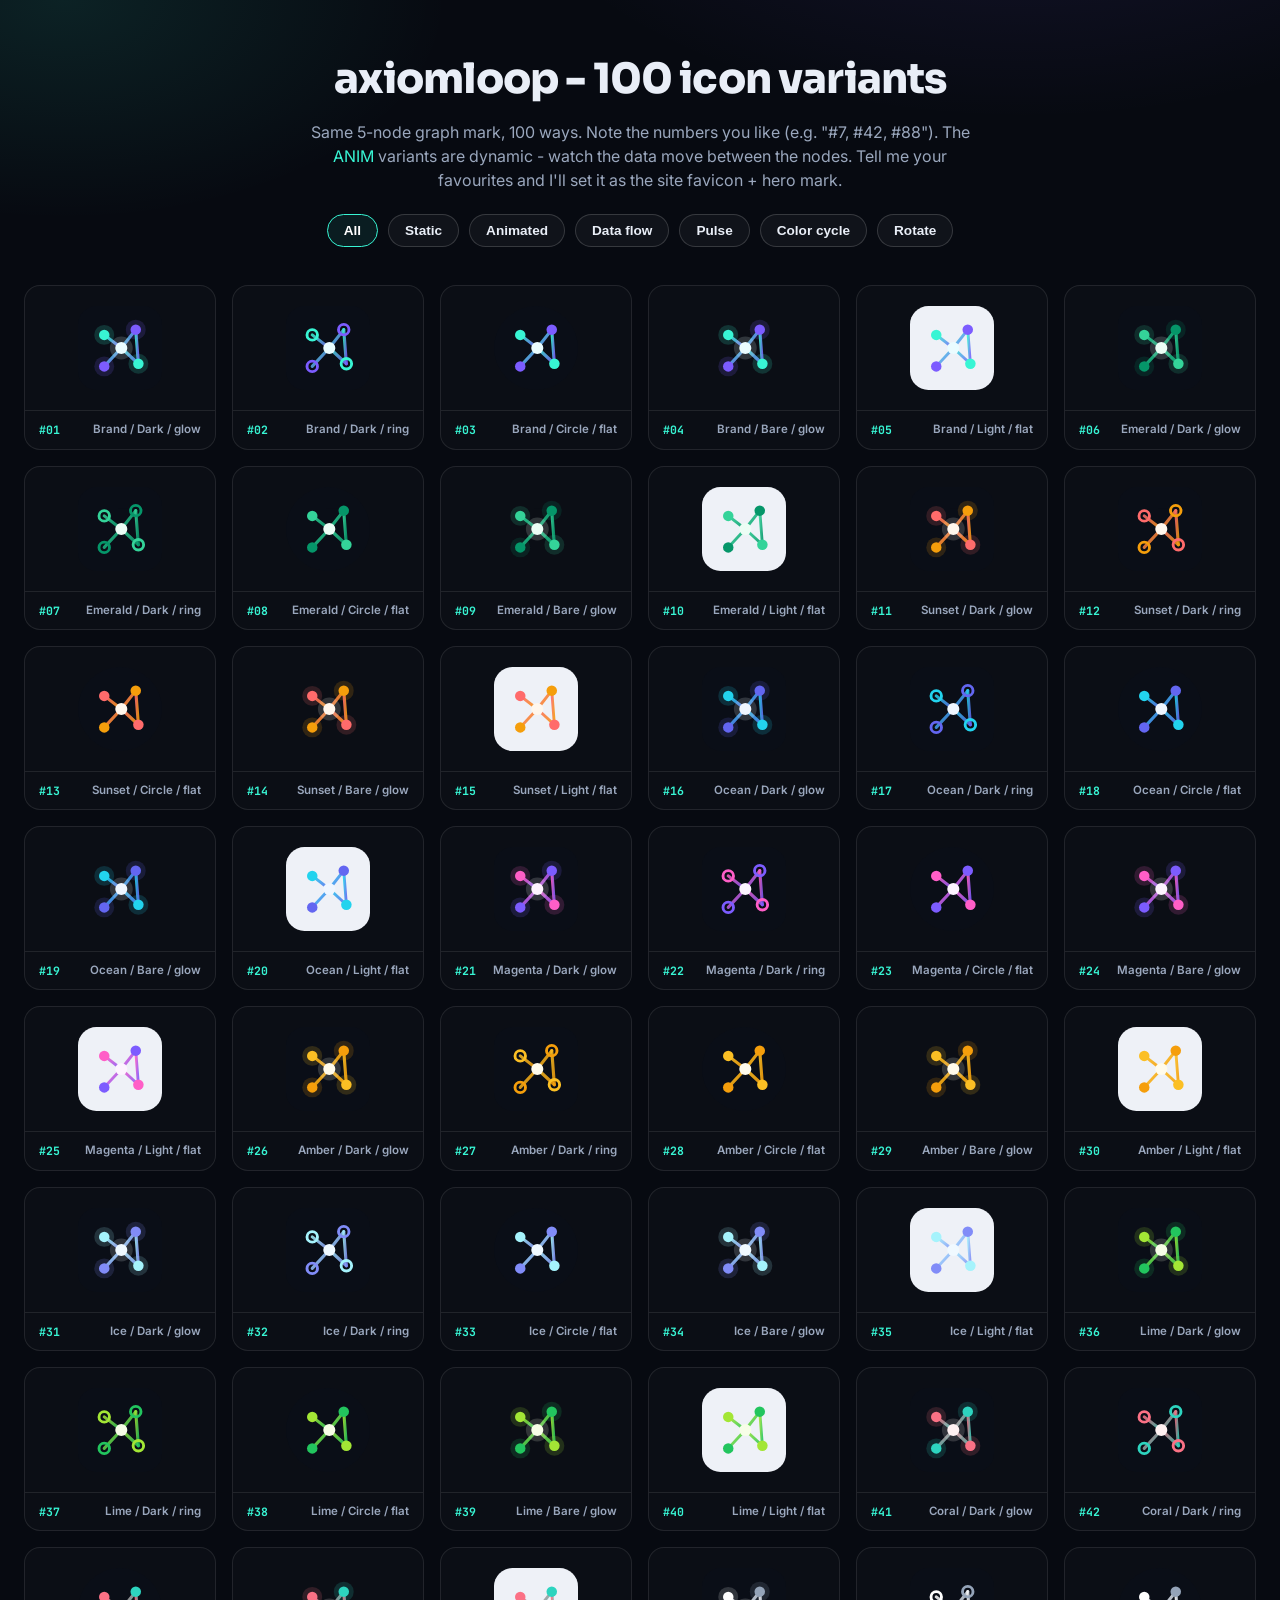
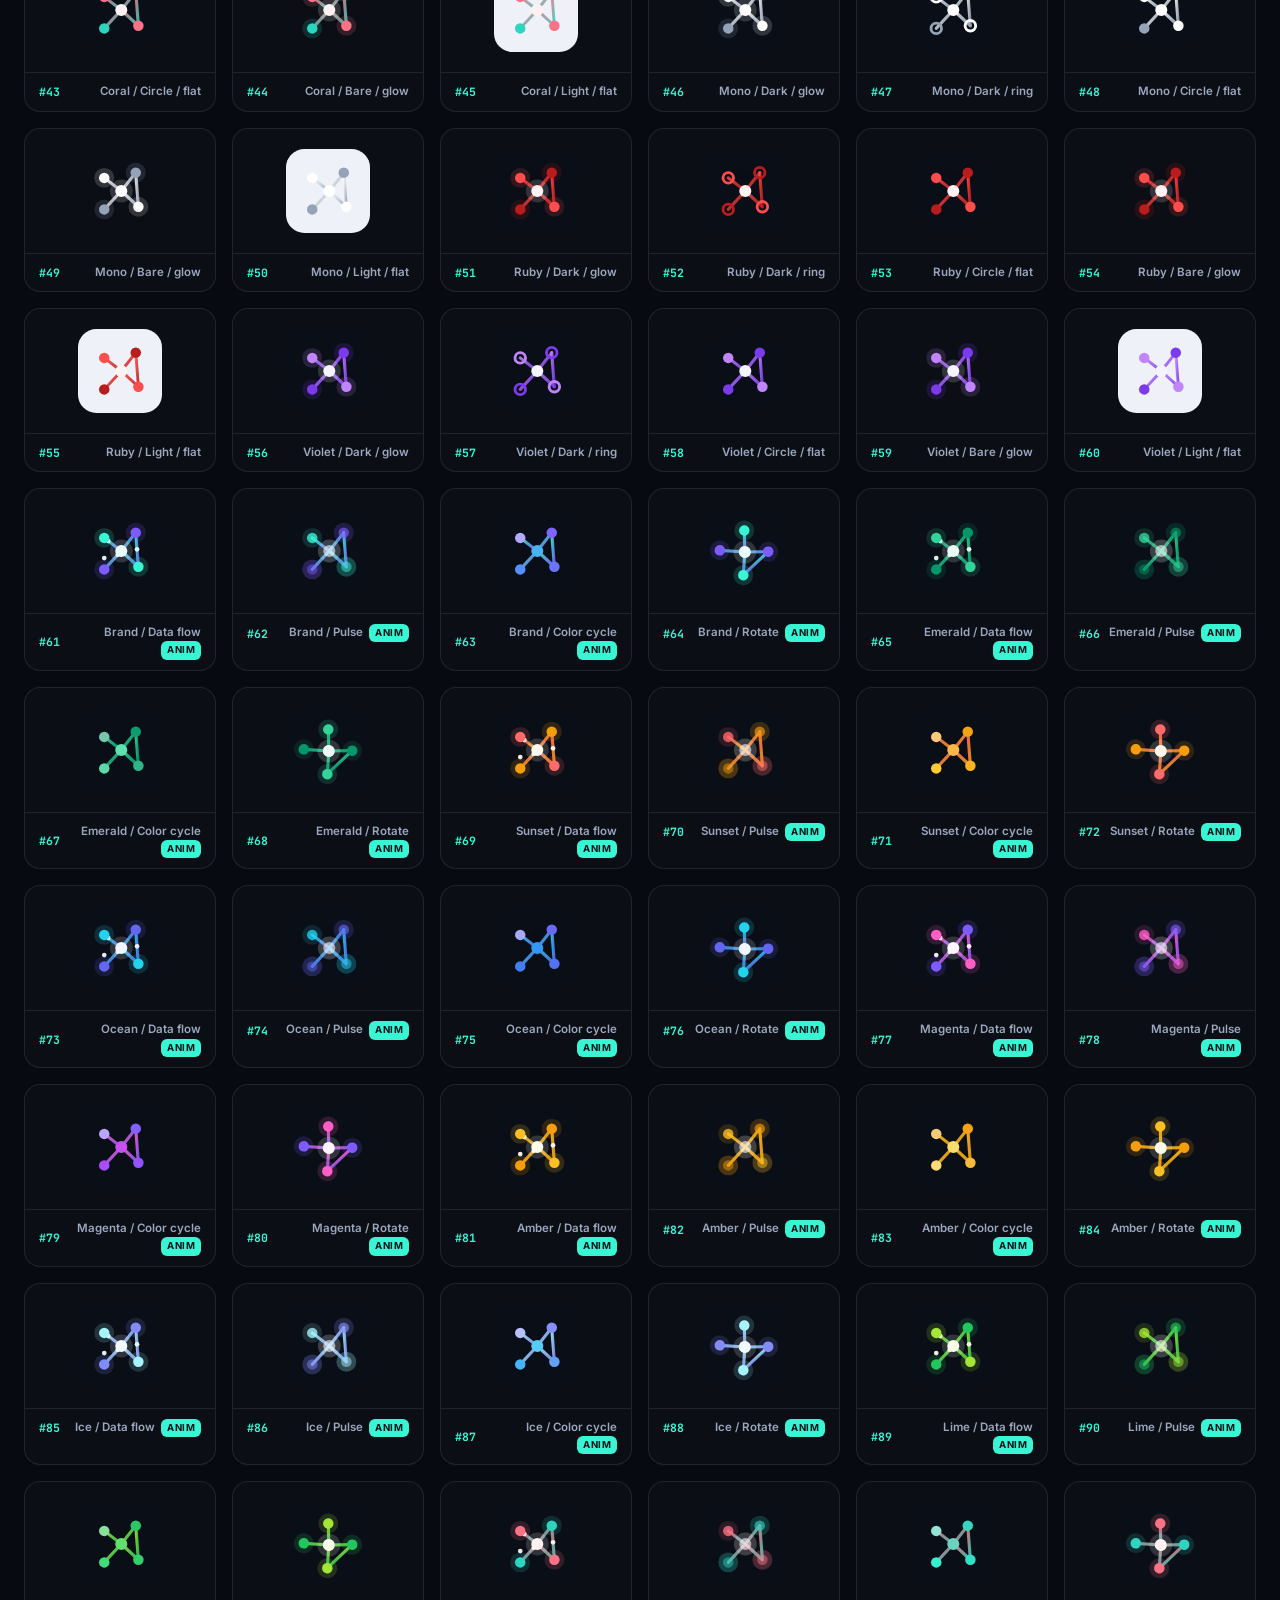
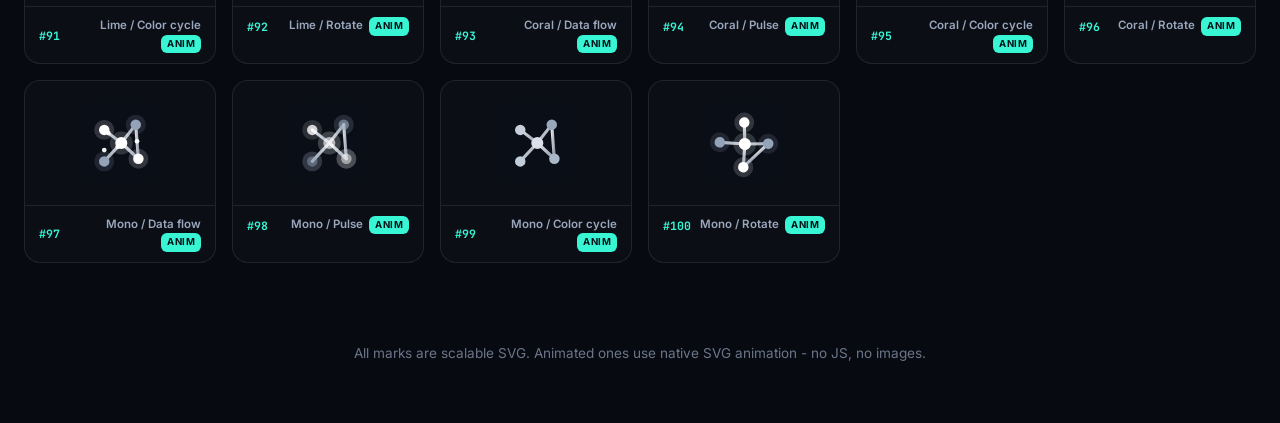
<file: icons.html>
<!DOCTYPE html>
<html lang="en">
<head>
  <meta charset="UTF-8" />
  <meta name="viewport" content="width=device-width, initial-scale=1.0" />
  <title>axiomloop - 100 icon variants</title>
  <link rel="icon" type="image/svg+xml" href="assets/img/favicon.svg" />
  <link rel="preconnect" href="https://fonts.googleapis.com" />
  <link rel="preconnect" href="https://fonts.gstatic.com" crossorigin />
  <link href="https://fonts.googleapis.com/css2?family=Inter:wght@400;500;600;700&family=Sora:wght@700;800&family=JetBrains+Mono:wght@600;700&display=swap" rel="stylesheet" />
  <style>
    :root{
      --bg:#070a11; --line:rgba(255,255,255,.09); --line2:rgba(255,255,255,.16);
      --text:#e9eef7; --mut:#9aa7bd; --dim:#6b7688; --cyan:#38f5d4;
    }
    *{box-sizing:border-box;margin:0;padding:0}
    body{background:var(--bg);color:var(--text);font-family:'Inter',system-ui,sans-serif;line-height:1.5;
      background-image:radial-gradient(900px 500px at 80% -5%,rgba(124,92,255,.14),transparent 60%),
        radial-gradient(700px 400px at 5% 0%,rgba(56,245,212,.10),transparent 55%);}
    header{padding:48px 24px 12px;max-width:1300px;margin:0 auto;text-align:center}
    h1{font-family:'Sora',sans-serif;font-weight:800;font-size:clamp(1.8rem,4vw,2.6rem);letter-spacing:-.02em}
    header p{color:var(--mut);margin-top:10px;max-width:660px;margin-inline:auto}
    .toolbar{display:flex;gap:10px;justify-content:center;flex-wrap:wrap;margin:22px 0 6px}
    .toolbar button{background:rgba(255,255,255,.04);color:var(--text);border:1px solid var(--line2);
      padding:8px 16px;border-radius:999px;font-size:.85rem;cursor:pointer;font-weight:600;transition:.25s}
    .toolbar button:hover,.toolbar button.active{border-color:var(--cyan);color:#fff;background:rgba(56,245,212,.08)}
    .grid{display:grid;grid-template-columns:repeat(auto-fill,minmax(170px,1fr));gap:16px;
      max-width:1300px;margin:20px auto 80px;padding:0 24px}
    .cell{border:1px solid var(--line);border-radius:16px;background:rgba(255,255,255,.02);
      overflow:hidden;transition:.3s;display:flex;flex-direction:column}
    .cell:hover{border-color:var(--line2);transform:translateY(-3px);background:rgba(255,255,255,.04)}
    .stage{min-height:120px;display:flex;align-items:center;justify-content:center;padding:20px}
    .stage svg{width:84px;height:84px;display:block}
    .meta{display:flex;justify-content:space-between;align-items:center;gap:8px;
      padding:10px 14px;border-top:1px solid var(--line);font-size:.72rem;color:var(--dim)}
    .num{font-family:'JetBrains Mono',monospace;color:var(--cyan);font-weight:700}
    .lab{color:var(--mut);font-weight:600;text-align:right}
    .badge{display:inline-block;font-size:.6rem;font-weight:700;text-transform:uppercase;letter-spacing:.05em;
      color:#04121a;background:var(--cyan);border-radius:6px;padding:2px 6px;margin-left:6px}
    footer{text-align:center;color:var(--dim);padding:0 24px 60px;font-size:.85rem}
  </style>
</head>
<body>
  <header>
    <h1>axiomloop - 100 icon variants</h1>
    <p>Same 5-node graph mark, 100 ways. Note the numbers you like (e.g. "#7, #42, #88").
       The <span style="color:var(--cyan)">ANIM</span> variants are dynamic - watch the data move
       between the nodes. Tell me your favourites and I'll set it as the site favicon + hero mark.</p>
    <div class="toolbar" id="toolbar">
      <button data-f="all" class="active">All</button>
      <button data-f="static">Static</button>
      <button data-f="animated">Animated</button>
      <button data-f="flow">Data flow</button>
      <button data-f="pulse">Pulse</button>
      <button data-f="colorcycle">Color cycle</button>
      <button data-f="rotate">Rotate</button>
    </div>
  </header>

  <div class="grid" id="grid"></div>
  <footer>All marks are scalable SVG. Animated ones use native SVG animation - no JS, no images.</footer>

  <script>
    // ---- Palettes: a & b = node colors, c = accent, mid = centre node ----
    const P = [
      {n:"Brand",   a:"#38f5d4", b:"#7c5cff", c:"#4d9bff", mid:"#eafcff"},
      {n:"Emerald", a:"#34d399", b:"#059669", c:"#6ee7b7", mid:"#ecfdf5"},
      {n:"Sunset",  a:"#ff6b6b", b:"#f59e0b", c:"#ffd43b", mid:"#fff7ed"},
      {n:"Ocean",   a:"#22d3ee", b:"#6366f1", c:"#3b82f6", mid:"#eff6ff"},
      {n:"Magenta", a:"#ff5ec7", b:"#7c5cff", c:"#b14bff", mid:"#fdf4ff"},
      {n:"Amber",   a:"#fbbf24", b:"#f59e0b", c:"#fde68a", mid:"#fffbeb"},
      {n:"Ice",     a:"#a5f3fc", b:"#818cf8", c:"#38bdf8", mid:"#f0f9ff"},
      {n:"Lime",    a:"#a3e635", b:"#22c55e", c:"#4ade80", mid:"#f7fee7"},
      {n:"Coral",   a:"#fb7185", b:"#2dd4bf", c:"#38f5d4", mid:"#fff1f2"},
      {n:"Mono",    a:"#ffffff", b:"#94a3b8", c:"#cbd5e1", mid:"#ffffff"},
      {n:"Ruby",    a:"#ff4d4d", b:"#b91c1c", c:"#ff8080", mid:"#fef2f2"},
      {n:"Violet",  a:"#c084fc", b:"#7c3aed", c:"#a855f7", mid:"#f5f3ff"},
    ];

    // ---- Geometry (matches the site favicon) ----
    const N = [[20,22],[44,18],[46,44],[20,46],[33,32]];   // 4 corners + centre
    const NR = [4,4,4,4,4.6];
    const E  = [[0,4],[1,4],[2,4],[3,4],[0,3],[1,2]];      // edges
    const nodeColor = (p,i) => [p.a,p.b,p.a,p.b,p.mid][i];

    function bgMarkup(bg){
      if(bg==="sq-dark")  return '<rect width="64" height="64" rx="14" fill="#0a0e17"/>';
      if(bg==="sq-black") return '<rect width="64" height="64" rx="14" fill="#05070c"/>';
      if(bg==="circle")   return '<circle cx="32" cy="32" r="32" fill="#0a0e17"/>';
      if(bg==="light")    return '<rect width="64" height="64" rx="14" fill="#eef1f7"/>';
      return ''; // none / transparent
    }

    function buildIcon(cfg, uid){
      const {p, bg, style, anim} = cfg;
      const gid = "g"+uid;
      let s = `<svg xmlns="http://www.w3.org/2000/svg" viewBox="0 0 64 64">`;
      s += `<defs><linearGradient id="${gid}" x1="0" y1="0" x2="1" y2="1">
              <stop offset="0" stop-color="${p.a}"/><stop offset="1" stop-color="${p.b}"/>
            </linearGradient></defs>`;
      s += bgMarkup(bg);

      const rotOpen = anim==="rotate"
        ? `<g><animateTransform attributeName="transform" type="rotate" from="0 32 32" to="360 32 32" dur="14s" repeatCount="indefinite"/>`
        : `<g>`;
      s += rotOpen;

      // edges
      const ew = (bg==="light") ? 2.2 : 2.4;
      const eo = (style==="ring") ? 0.85 : 0.9;
      E.forEach(([a,b]) => {
        s += `<line x1="${N[a][0]}" y1="${N[a][1]}" x2="${N[b][0]}" y2="${N[b][1]}"
                stroke="url(#${gid})" stroke-width="${ew}" opacity="${eo}" stroke-linecap="round"/>`;
      });

      // data-flow travelling dots
      if(anim==="flow"){
        E.forEach(([a,b],k) => {
          const [ax,ay]=N[a], [bx,by]=N[b];
          s += `<circle r="1.8" fill="${p.mid}" opacity="0.95">
                  <animateMotion dur="1.6s" begin="${(k*0.24).toFixed(2)}s" repeatCount="indefinite"
                    path="M ${ax} ${ay} L ${bx} ${by}"/>
                </circle>`;
        });
      }

      // nodes
      N.forEach(([x,y],i) => {
        const col = nodeColor(p,i);
        const r = NR[i];
        if(style==="glow"){
          const halo = `<circle cx="${x}" cy="${y}" r="${(r*1.9).toFixed(1)}" fill="${col}" opacity="0.16">`
            + (anim==="pulse" ? `<animate attributeName="opacity" values="0.05;0.3;0.05" dur="2.4s" begin="${(i*0.3).toFixed(2)}s" repeatCount="indefinite"/>` : ``)
            + `</circle>`;
          s += halo;
          s += `<circle cx="${x}" cy="${y}" r="${r}" fill="${col}">`
            + (anim==="pulse" ? `<animate attributeName="opacity" values="1;0.4;1" dur="2.4s" begin="${(i*0.3).toFixed(2)}s" repeatCount="indefinite"/>` : ``)
            + `</circle>`;
        } else if(style==="ring"){
          if(i===4){ s += `<circle cx="${x}" cy="${y}" r="${r}" fill="${col}"/>`; }
          else { s += `<circle cx="${x}" cy="${y}" r="${r}" fill="none" stroke="${col}" stroke-width="2.2"/>`; }
        } else { // flat
          s += `<circle cx="${x}" cy="${y}" r="${r}" fill="${col}">`
            + (anim==="colorcycle" ? `<animate attributeName="fill" values="${p.a};${p.c};${p.b};${p.mid};${p.a}" dur="3.2s" begin="${(i*0.35).toFixed(2)}s" repeatCount="indefinite"/>` : ``)
            + `</circle>`;
        }
      });

      s += `</g></svg>`;
      return s;
    }

    // ---- Build 100 configs: 60 static + 40 animated ----
    const items = [];
    const staticCombos = [
      {bg:"sq-dark", style:"glow", label:"Dark / glow"},
      {bg:"sq-dark", style:"ring", label:"Dark / ring"},
      {bg:"circle",  style:"flat", label:"Circle / flat"},
      {bg:"none",    style:"glow", label:"Bare / glow"},
      {bg:"light",   style:"flat", label:"Light / flat"},
    ];
    P.forEach(p => staticCombos.forEach(c =>
      items.push({p, bg:c.bg, style:c.style, anim:"none", tag:"static", label:`${p.n} / ${c.label}`})));

    const animCombos = [
      {anim:"flow",       bg:"sq-dark", style:"glow", label:"Data flow"},
      {anim:"pulse",      bg:"sq-dark", style:"glow", label:"Pulse"},
      {anim:"colorcycle", bg:"sq-dark", style:"flat", label:"Color cycle"},
      {anim:"rotate",     bg:"sq-dark", style:"glow", label:"Rotate"},
    ];
    P.slice(0,10).forEach(p => animCombos.forEach(a =>
      items.push({p, bg:a.bg, style:a.style, anim:a.anim, tag:"animated", label:`${p.n} / ${a.label}`})));

    // ---- Render ----
    const grid = document.getElementById("grid");
    items.forEach((cfg, i) => {
      const cell = document.createElement("div");
      cell.className = "cell";
      cell.dataset.tag = cfg.tag;
      cell.dataset.anim = cfg.anim;
      const badge = cfg.tag==="animated" ? '<span class="badge">anim</span>' : '';
      cell.innerHTML =
        `<div class="stage">${buildIcon(cfg, i)}</div>
         <div class="meta"><span class="num">#${String(i+1).padStart(2,"0")}</span>
         <span class="lab">${cfg.label}${badge}</span></div>`;
      grid.appendChild(cell);
    });

    // ---- Filters ----
    document.querySelectorAll("#toolbar [data-f]").forEach(btn=>{
      btn.addEventListener("click", ()=>{
        document.querySelectorAll("#toolbar [data-f]").forEach(b=>b.classList.remove("active"));
        btn.classList.add("active");
        const f = btn.dataset.f;
        document.querySelectorAll(".cell").forEach(c=>{
          let show = f==="all"
            || c.dataset.tag===f
            || c.dataset.anim===f;
          c.style.display = show ? "" : "none";
        });
      });
    });
  </script>
</body>
</html>
</file>
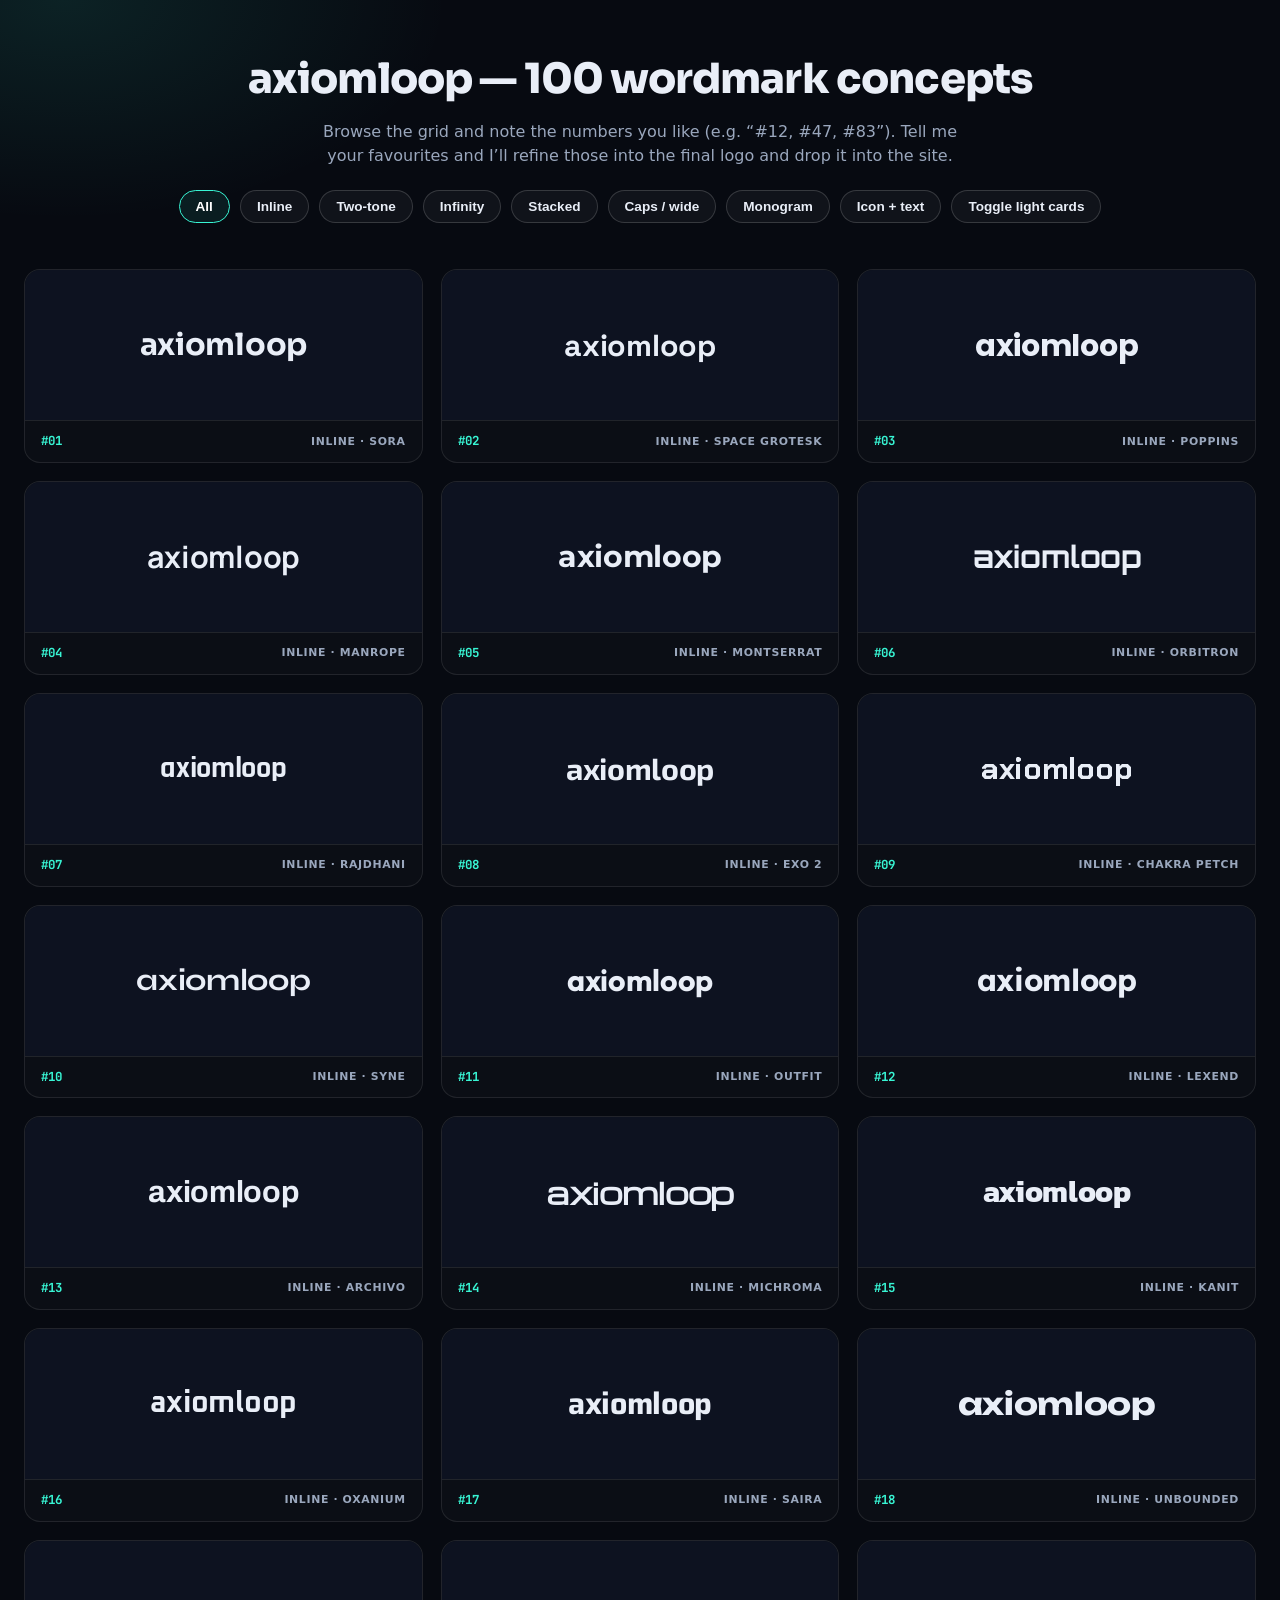
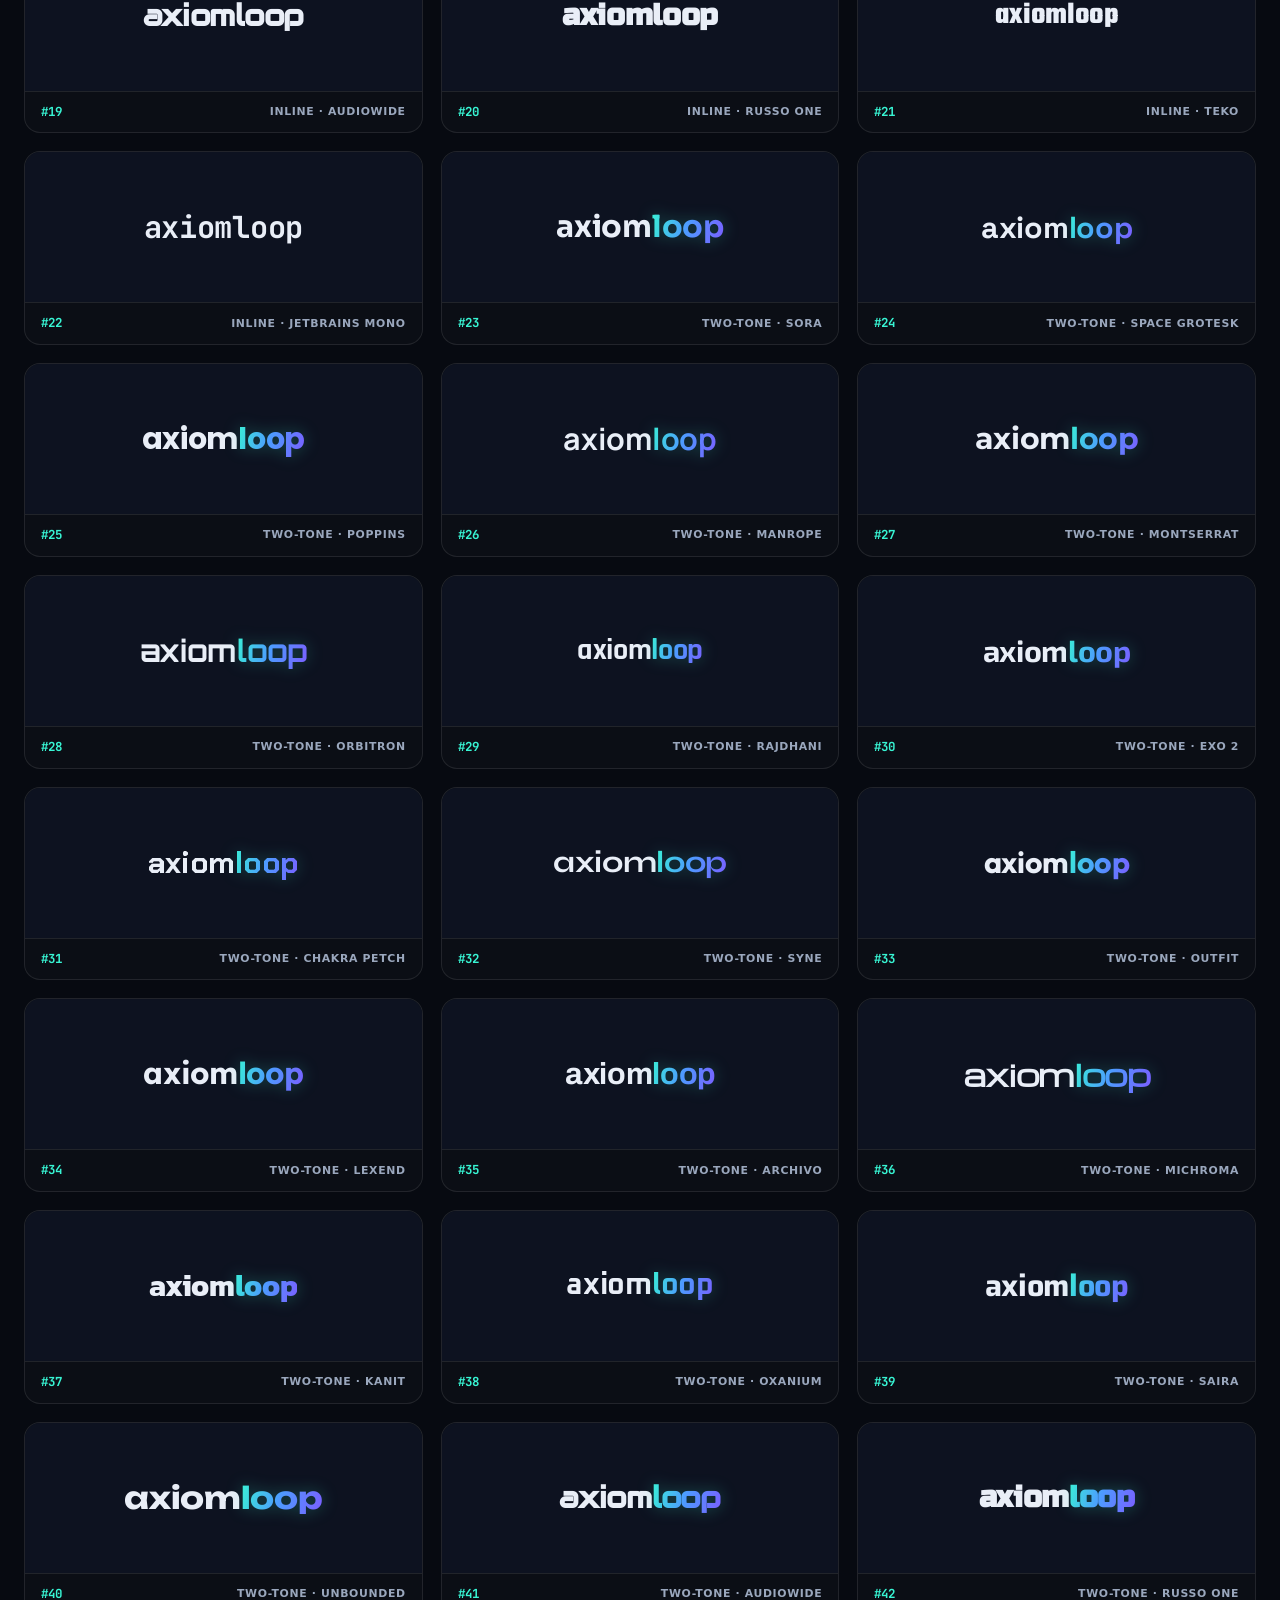
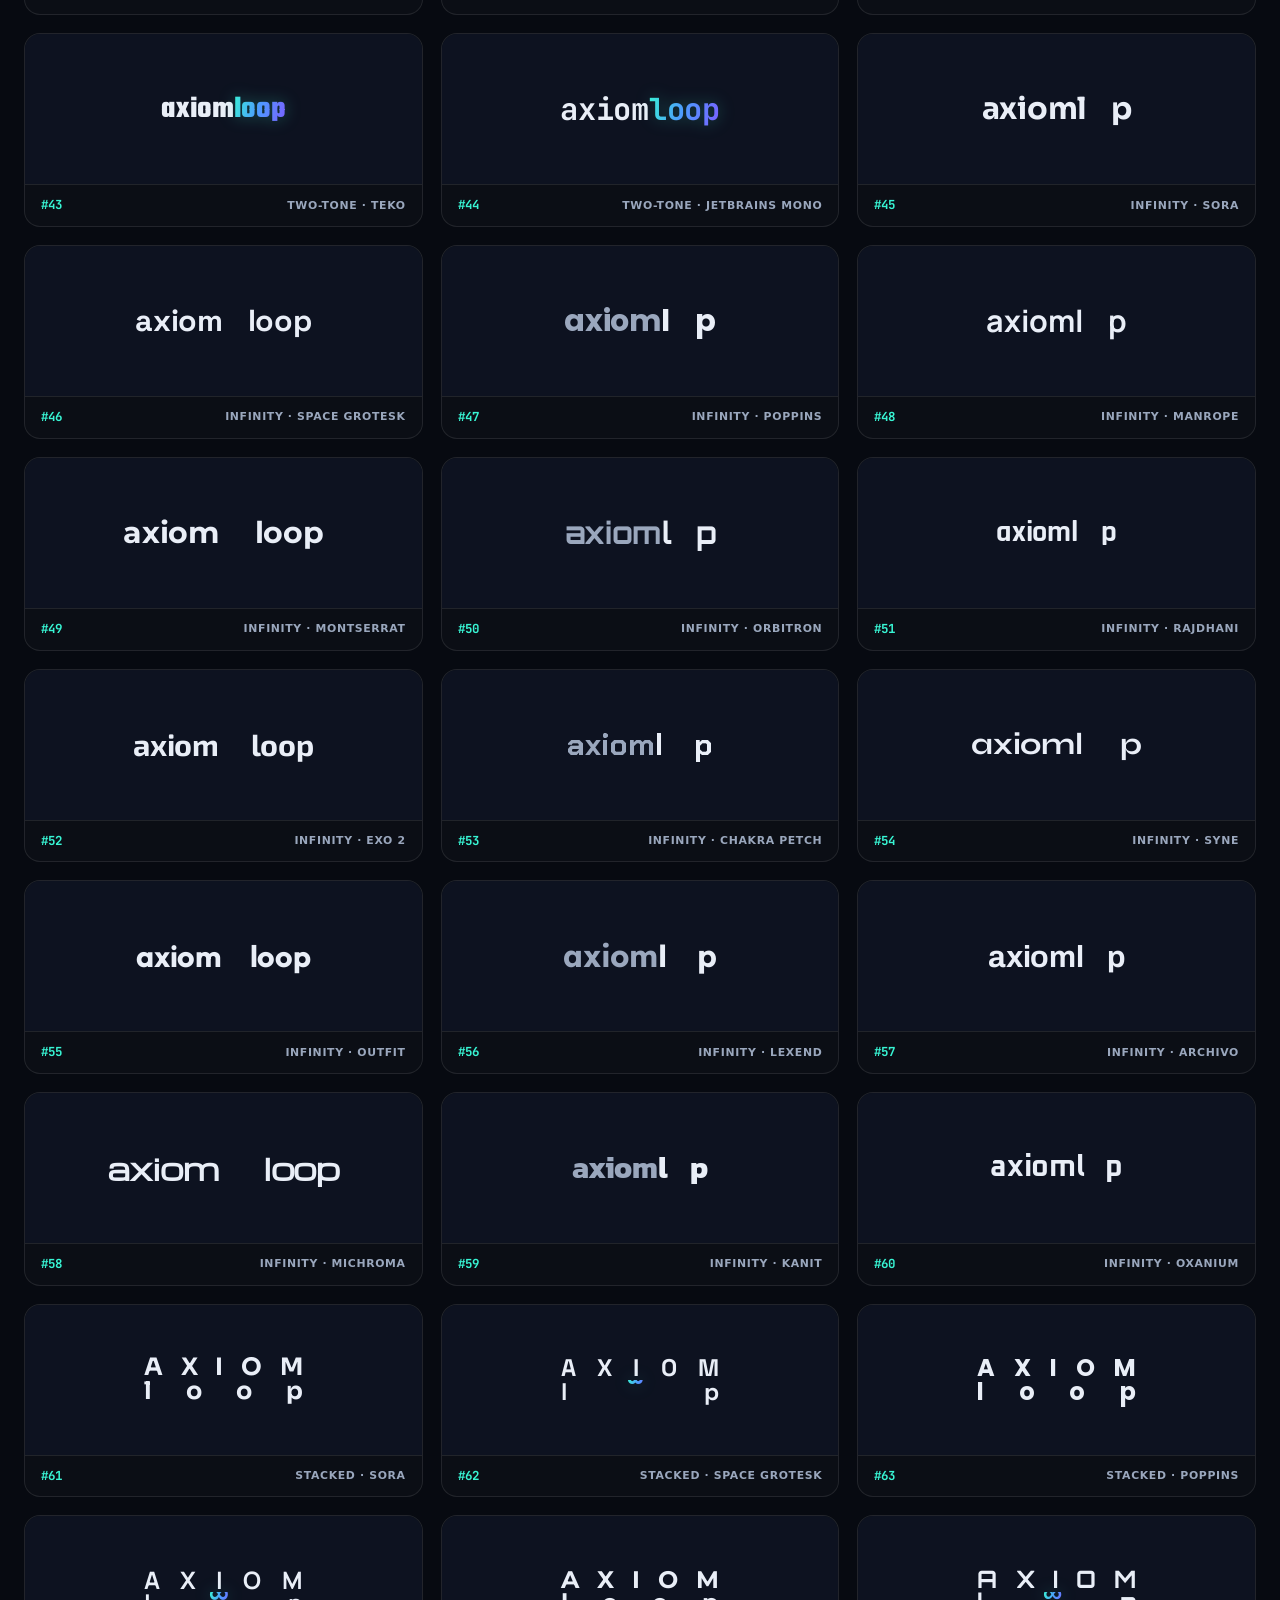
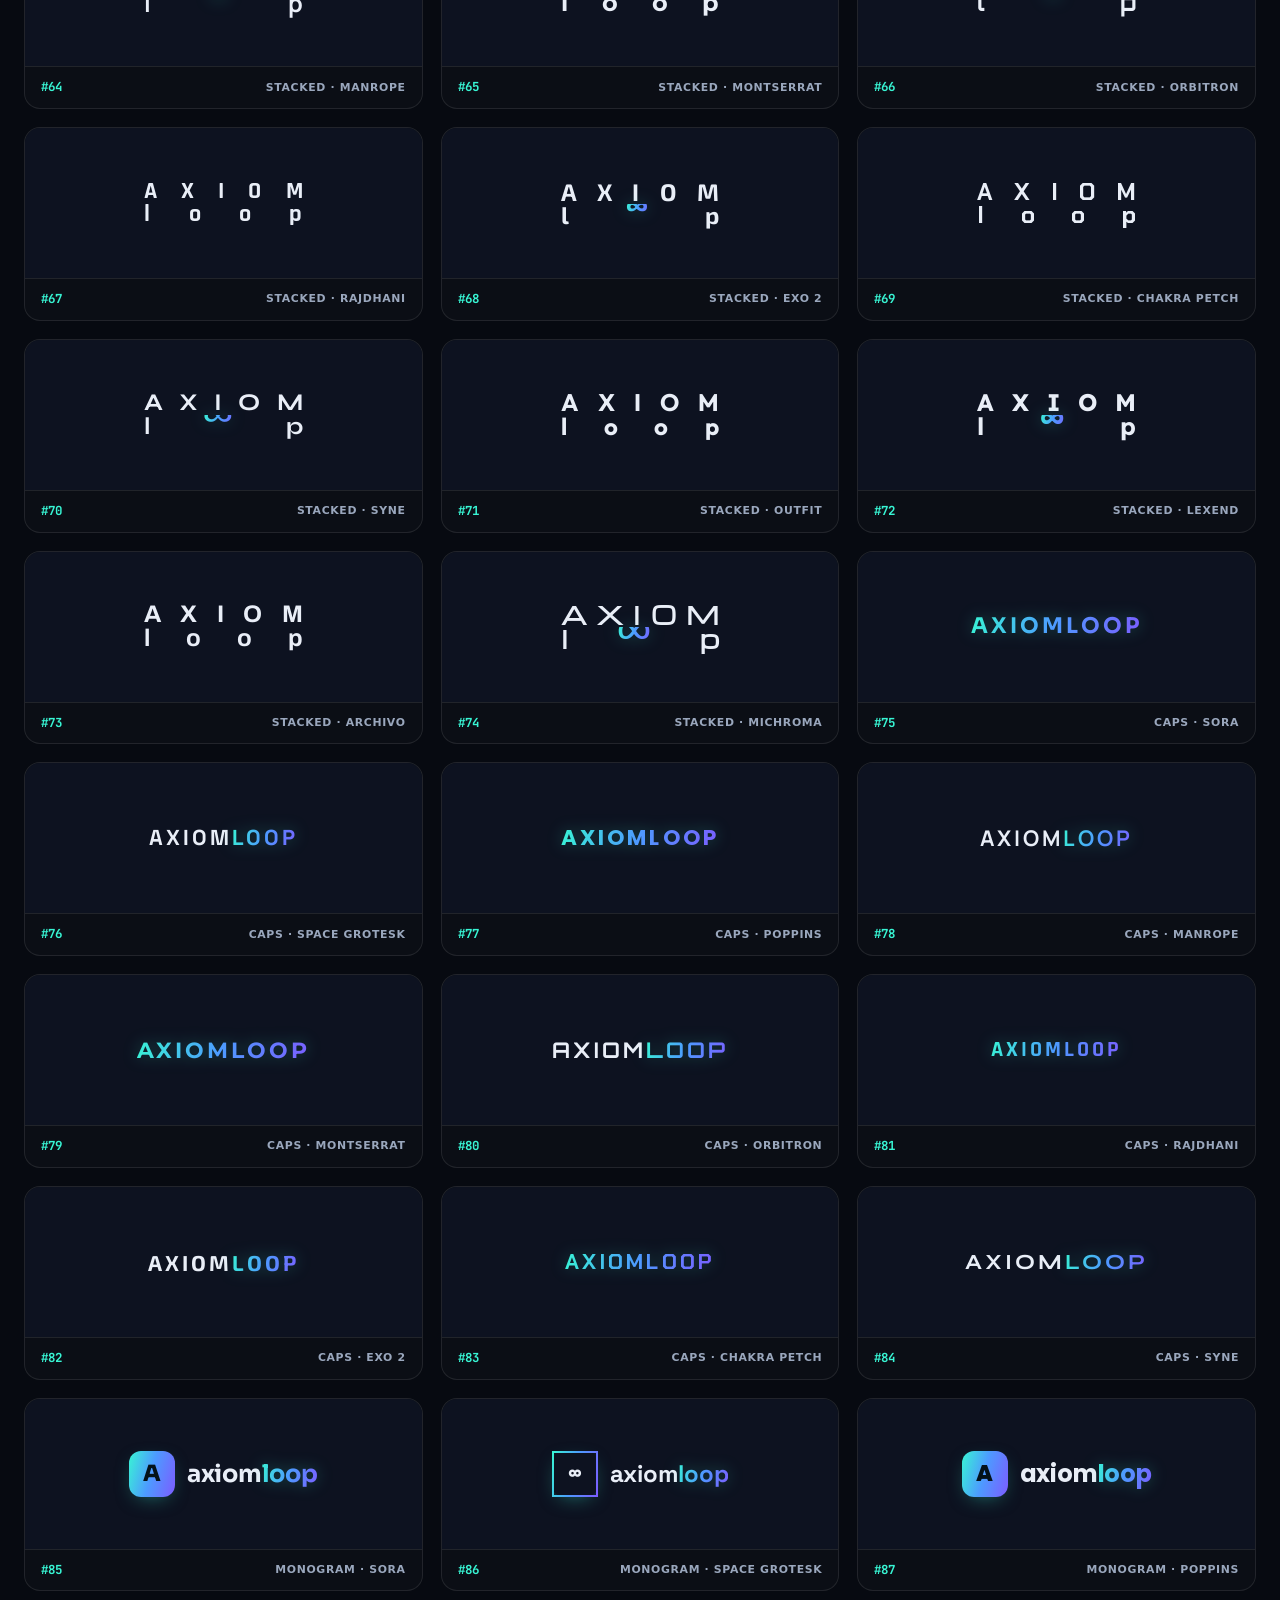
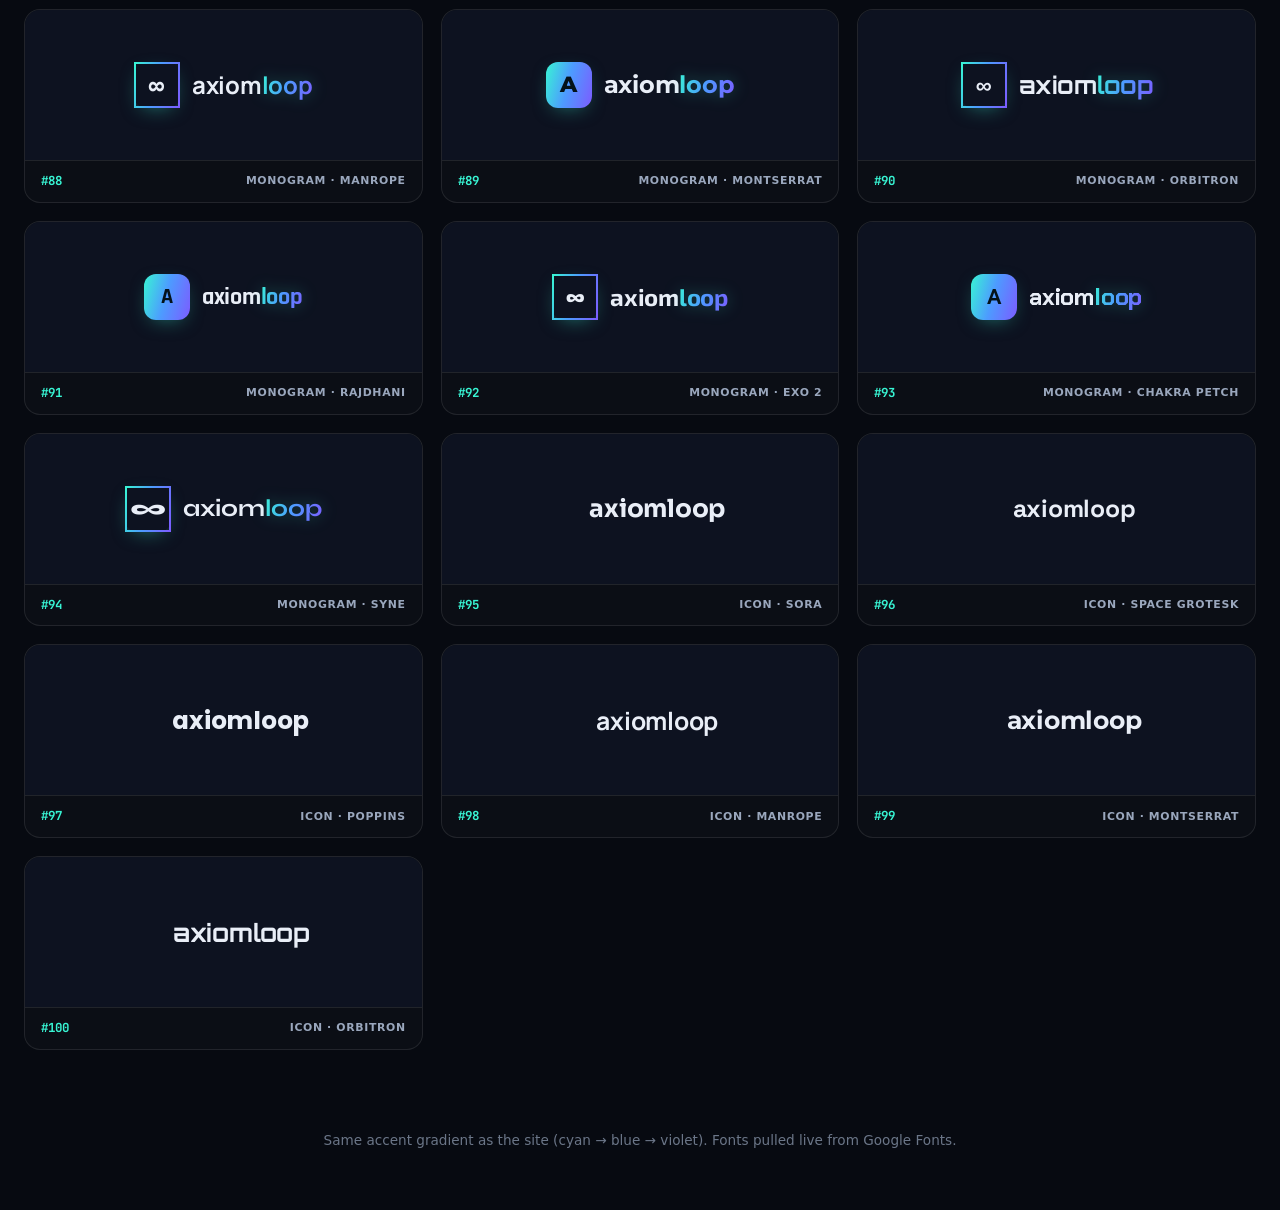
<file: logos.html>
<!DOCTYPE html>
<html lang="en">
<head>
  <meta charset="UTF-8" />
  <meta name="viewport" content="width=device-width, initial-scale=1.0" />
  <title>axiomloop — 100 wordmark concepts</title>
  <link rel="icon" type="image/svg+xml" href="assets/img/favicon.svg" />
  <link rel="preconnect" href="https://fonts.googleapis.com" />
  <link rel="preconnect" href="https://fonts.gstatic.com" crossorigin />
  <!-- A broad set of display / techy / geometric fonts to sample -->
  <link href="https://fonts.googleapis.com/css2?family=Sora:wght@600;700;800&family=Space+Grotesk:wght@500;600;700&family=Poppins:wght@500;600;700&family=Manrope:wght@600;700;800&family=Montserrat:wght@600;700;800&family=Orbitron:wght@600;700;800&family=Rajdhani:wght@600;700&family=Exo+2:wght@600;700;800&family=Chakra+Petch:wght@600;700&family=Syne:wght@700;800&family=Outfit:wght@600;700;800&family=Lexend:wght@600;700&family=Archivo:wght@700;800&family=Michroma&family=Kanit:wght@600;700&family=Oxanium:wght@600;700;800&family=Sora:wght@800&family=Saira:wght@600;700&family=Unbounded:wght@600;700;800&family=Audiowide&family=Russo+One&family=Teko:wght@600;700&family=JetBrains+Mono:wght@600;700;800&display=swap" rel="stylesheet" />
  <style>
    :root{
      --bg:#070a11; --bg2:#0d1220; --line:rgba(255,255,255,.09); --line2:rgba(255,255,255,.16);
      --text:#e9eef7; --mut:#9aa7bd; --dim:#6b7688;
      --cyan:#38f5d4; --violet:#7c5cff; --blue:#4d9bff;
      --grad:linear-gradient(105deg,#38f5d4 0%,#4d9bff 48%,#7c5cff 100%);
    }
    *{box-sizing:border-box;margin:0;padding:0}
    body{background:var(--bg);color:var(--text);font-family:'Inter',system-ui,sans-serif;line-height:1.5;
      background-image:radial-gradient(900px 500px at 80% -5%,rgba(124,92,255,.14),transparent 60%),
        radial-gradient(700px 400px at 5% 0%,rgba(56,245,212,.10),transparent 55%);}
    header{padding:48px 24px 20px;max-width:1300px;margin:0 auto;text-align:center}
    h1{font-family:'Sora',sans-serif;font-weight:800;font-size:clamp(1.8rem,4vw,2.6rem);letter-spacing:-.02em}
    header p{color:var(--mut);margin-top:10px;max-width:640px;margin-inline:auto}
    .toolbar{display:flex;gap:10px;justify-content:center;flex-wrap:wrap;margin:22px 0 6px}
    .toolbar button{background:rgba(255,255,255,.04);color:var(--text);border:1px solid var(--line2);
      padding:8px 16px;border-radius:999px;font-size:.85rem;cursor:pointer;font-weight:600;transition:.25s}
    .toolbar button:hover,.toolbar button.active{border-color:var(--cyan);color:#fff;background:rgba(56,245,212,.08)}
    .grid{display:grid;grid-template-columns:repeat(auto-fill,minmax(300px,1fr));gap:18px;
      max-width:1300px;margin:20px auto 80px;padding:0 24px}
    .cell{border:1px solid var(--line);border-radius:16px;background:rgba(255,255,255,.02);
      overflow:hidden;transition:.3s;display:flex;flex-direction:column}
    .cell:hover{border-color:var(--line2);transform:translateY(-3px);background:rgba(255,255,255,.04)}
    .cell.light .stage{background:#f4f6fb}
    .stage{min-height:150px;display:flex;align-items:center;justify-content:center;padding:26px 20px;
      background:var(--bg2)}
    .meta{display:flex;justify-content:space-between;align-items:center;gap:8px;
      padding:11px 16px;border-top:1px solid var(--line);font-size:.78rem;color:var(--dim)}
    .num{font-family:'JetBrains Mono',monospace;color:var(--cyan);font-weight:700}
    .fam{color:var(--mut);font-weight:600;text-transform:uppercase;letter-spacing:.06em;font-size:.68rem}
    footer{text-align:center;color:var(--dim);padding:0 24px 60px;font-size:.85rem}

    /* ===== wordmark primitives ===== */
    .wm{color:var(--text);white-space:nowrap;display:inline-flex;align-items:center}
    .light .wm{color:#0c1220}
    .g{background:var(--grad);-webkit-background-clip:text;background-clip:text;color:transparent;
      filter:drop-shadow(0 0 8px rgba(56,245,212,.28))}
    .inf{font-size:1.12em;line-height:0;position:relative;top:.02em}
    .mut{color:var(--mut)} .light .mut{color:#5a6478}
    /* inline */
    .l-inline{font-size:1.9rem;font-weight:700;letter-spacing:-.01em}
    /* stacked */
    .l-stack{display:inline-flex;flex-direction:column;line-height:.98}
    .l-stack .row{display:flex;justify-content:space-between;font-weight:700}
    .l-stack .r1{text-transform:uppercase}
    .l-stack .r2{text-transform:lowercase}
    .l-stack.big .row{font-size:1.5rem;width:6.6em}
    /* caps wide */
    .l-caps{font-weight:700;text-transform:uppercase;letter-spacing:.14em;font-size:1.35rem}
    /* monogram */
    .mono{display:inline-flex;align-items:center;gap:12px}
    .badge{width:46px;height:46px;border-radius:12px;display:grid;place-items:center;
      background:var(--grad);color:#04121a;font-weight:800;font-size:1.4rem;
      box-shadow:0 6px 20px -8px rgba(56,245,212,.5)}
    .badge.ring{background:transparent;border:2px solid;border-image:var(--grad) 1;color:var(--text)}
    .light .badge.ring{color:#0c1220}
    .icoinf{font-size:1.7rem;line-height:0}
    /* pill separator */
    .dotsep{opacity:.5;margin:0 .06em}
  </style>
</head>
<body>
  <header>
    <h1>axiomloop — 100 wordmark concepts</h1>
    <p>Browse the grid and note the numbers you like (e.g. “#12, #47, #83”). Tell me your favourites
       and I’ll refine those into the final logo and drop it into the site.</p>
    <div class="toolbar" id="toolbar">
      <button data-f="all" class="active">All</button>
      <button data-f="A">Inline</button>
      <button data-f="B">Two-tone</button>
      <button data-f="C">Infinity</button>
      <button data-f="D">Stacked</button>
      <button data-f="E">Caps / wide</button>
      <button data-f="F">Monogram</button>
      <button data-f="G">Icon + text</button>
      <button id="bgToggle">Toggle light cards</button>
    </div>
  </header>

  <div class="grid" id="grid"></div>

  <footer>Same accent gradient as the site (cyan → blue → violet). Fonts pulled live from Google Fonts.</footer>

  <script>
    // ---- Fonts available (must match the <link> above) ----
    const FONTS = ["Sora","Space Grotesk","Poppins","Manrope","Montserrat","Orbitron",
      "Rajdhani","Exo 2","Chakra Petch","Syne","Outfit","Lexend","Archivo","Michroma",
      "Kanit","Oxanium","Saira","Unbounded","Audiowide","Russo One","Teko","JetBrains Mono"];

    const ff = (f) => `font-family:'${f}',sans-serif`;

    // ---- Renderers: each returns the inner HTML of a wordmark ----
    // family A: plain inline lowercase
    const A = (f) => `<span class="wm l-inline" style="${ff(f)}">axiomloop</span>`;
    // family B: two-tone (axiom solid + loop gradient)
    const B = (f) => `<span class="wm l-inline" style="${ff(f)}">axiom<span class="g">loop</span></span>`;
    // family C: infinity variants
    const C = (f, v) => {
      if(v===0) return `<span class="wm l-inline" style="${ff(f)}">axioml<span class="inf g">∞</span>p</span>`;
      if(v===1) return `<span class="wm l-inline" style="${ff(f)}">axiom<span class="inf g dotsep">∞</span>loop</span>`;
      return `<span class="wm l-inline" style="${ff(f)}"><span class="mut">axiom</span>l<span class="inf g">∞</span>p</span>`;
    };
    // family D: stacked AXIOM / loop (equal width, justified)
    const D = (f, v) => {
      const bot = v===1
        ? `<span class="row r2"><b>l</b><b class="g inf">∞</b><b>p</b></span>`
        : `<span class="row r2"><b>l</b><b>o</b><b>o</b><b>p</b></span>`;
      return `<span class="wm l-stack big" style="${ff(f)}">
        <span class="row r1"><b>A</b><b>X</b><b>I</b><b>O</b><b>M</b></span>${bot}</span>`;
    };
    // family E: caps wide
    const E = (f, v) => v===1
      ? `<span class="wm l-caps" style="${ff(f)}">AXIOM<span class="g">LOOP</span></span>`
      : `<span class="wm l-caps g" style="${ff(f)}">AXIOMLOOP</span>`;
    // family F: monogram badge + text
    const F = (f, v) => {
      const badge = v===1
        ? `<span class="badge ring" style="${ff(f)}">∞</span>`
        : `<span class="badge" style="${ff(f)}">A</span>`;
      return `<span class="mono">${badge}<span class="wm l-inline" style="${ff(f)};font-size:1.5rem">axiom<span class="g">loop</span></span></span>`;
    };
    // family G: infinity icon + text
    const G = (f) => `<span class="mono"><span class="icoinf g">∞</span>
      <span class="wm l-inline" style="${ff(f)};font-size:1.55rem">axiomloop</span></span>`;

    // ---- Build 100 samples across families (font tracked for captions) ----
    const famName = {A:"Inline",B:"Two-tone",C:"Infinity",D:"Stacked",E:"Caps",F:"Monogram",G:"Icon"};
    const grid = document.getElementById("grid");
    const built = [];
    const add = (fam, f, html) => built.push({fam, f, html});
    FONTS.forEach(f=> add("A", f, A(f)));                         // 22
    FONTS.forEach(f=> add("B", f, B(f)));                         // 22
    FONTS.slice(0,16).forEach((f,i)=> add("C", f, C(f,i%3)));     // 16
    FONTS.slice(0,14).forEach((f,i)=> add("D", f, D(f,i%2)));     // 14
    FONTS.slice(0,10).forEach((f,i)=> add("E", f, E(f,i%2)));     // 10
    FONTS.slice(0,10).forEach((f,i)=> add("F", f, F(f,i%2)));     // 10
    FONTS.slice(0,6).forEach((f)=>   add("G", f, G(f)));          // 6  → 100 total

    built.forEach((s, i)=>{
      const cell = document.createElement("div");
      cell.className = "cell";
      cell.dataset.fam = s.fam;
      cell.innerHTML =
        `<div class="stage">${s.html}</div>
         <div class="meta"><span class="num">#${String(i+1).padStart(2,"0")}</span>
         <span class="fam">${famName[s.fam]} · ${s.f}</span></div>`;
      grid.appendChild(cell);
    });

    // ---- Filters ----
    document.querySelectorAll("#toolbar [data-f]").forEach(btn=>{
      btn.addEventListener("click", ()=>{
        document.querySelectorAll("#toolbar [data-f]").forEach(b=>b.classList.remove("active"));
        btn.classList.add("active");
        const f = btn.dataset.f;
        document.querySelectorAll(".cell").forEach(c=>{
          c.style.display = (f==="all"||c.dataset.fam===f) ? "" : "none";
        });
      });
    });
    document.getElementById("bgToggle").addEventListener("click", ()=>{
      document.querySelectorAll(".cell").forEach(c=>c.classList.toggle("light"));
    });
  </script>
</body>
</html>
</file>
